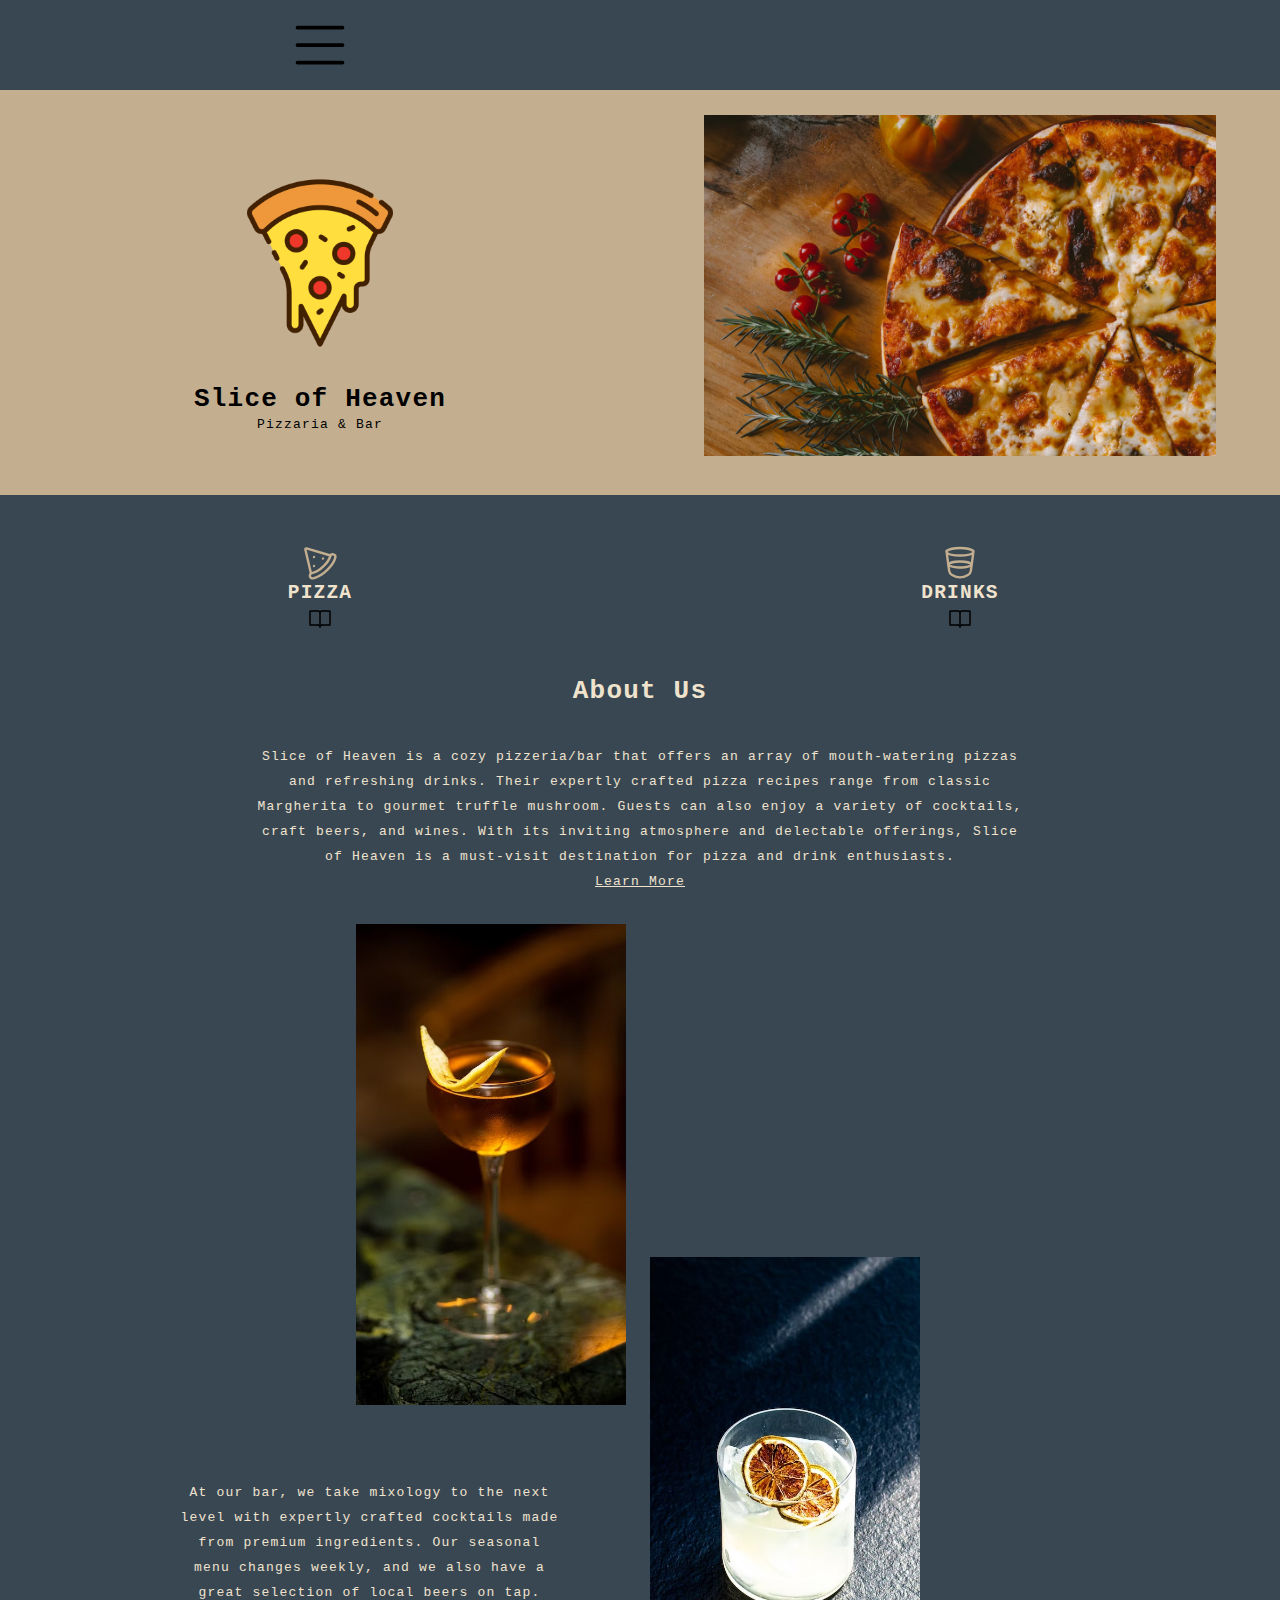
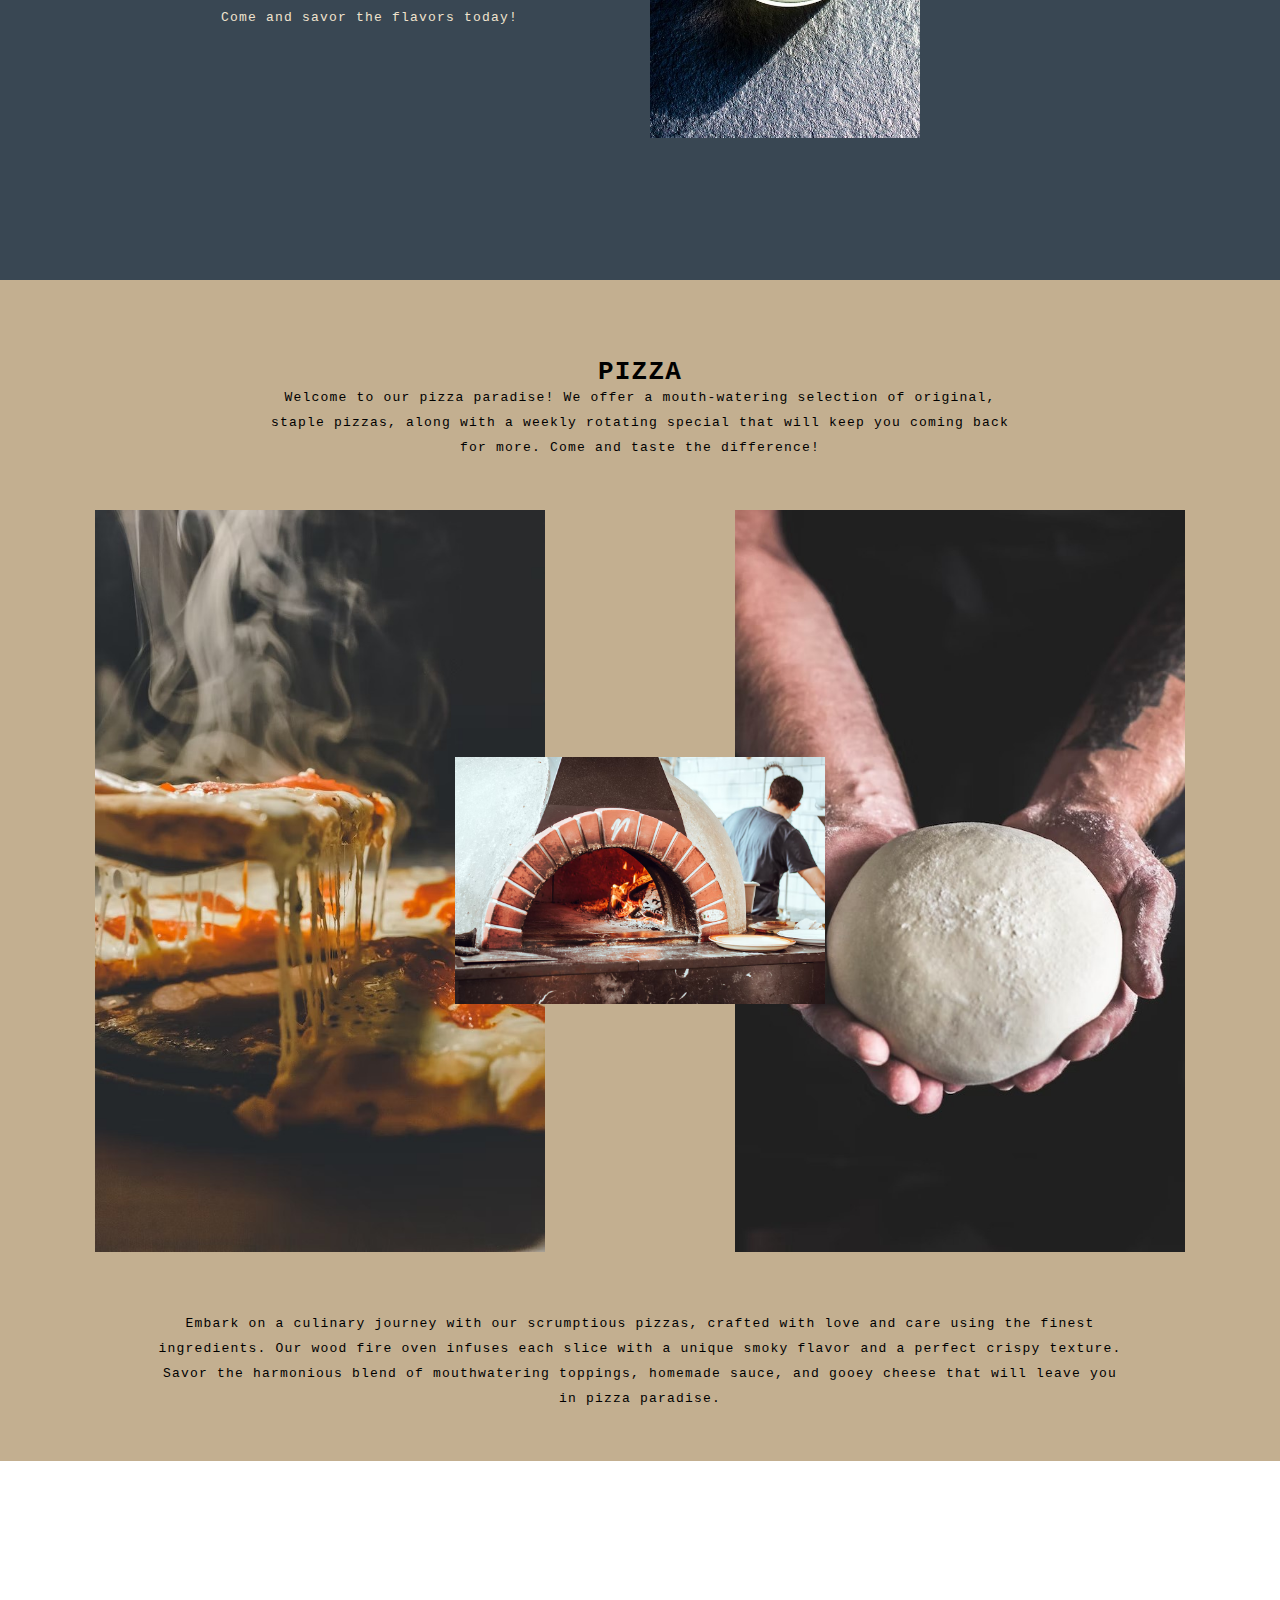
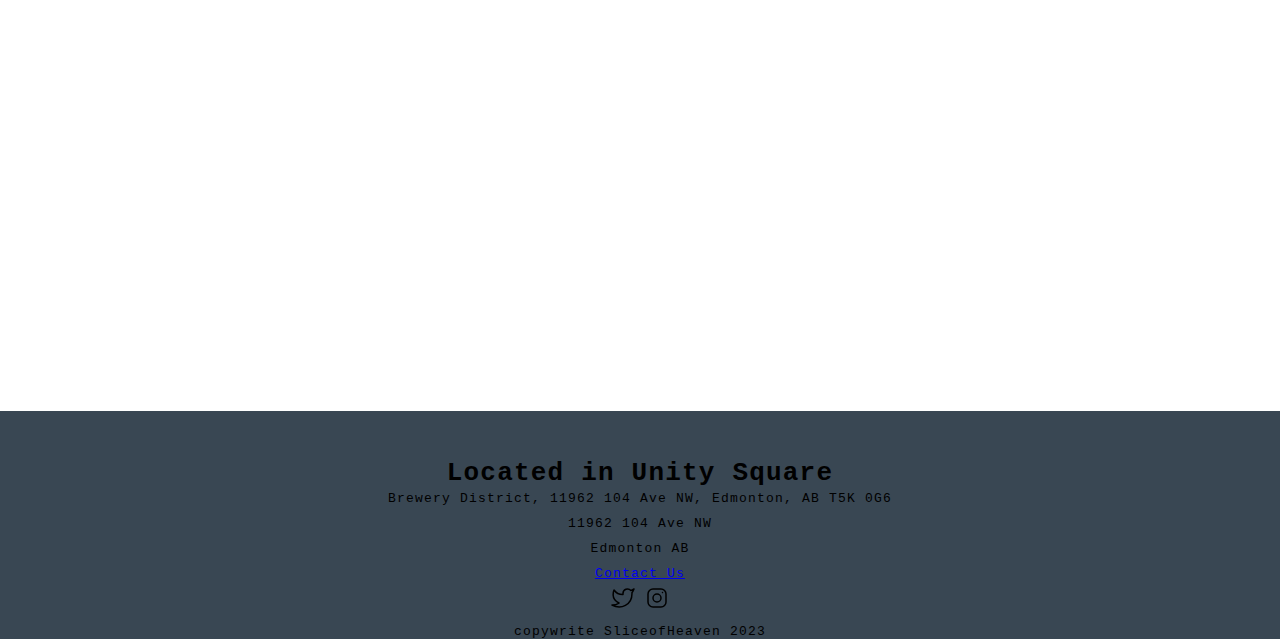
<file: index.html>
<!DOCTYPE html>
<html lang="en">

<head>
  <meta charset="UTF-8" />
  <meta http-equiv="X-UA-Compatible" content="IE=edge" />
  <meta name="viewport" content="width=device-width, initial-scale=1.0" />
  <meta name="keywords"
    content="pizza, bar, restaurant, Slice of Heaven, Italian cuisine, drinks, cocktails, casual dining, takeout, delivery, happy hour, specials" />
  <meta name="Alex Johnson" content="Slice of Heaven" />
  <meta property="og:url" content="https://sliceofheaven.hessdale.site/" />
  <meta property="og:type" content="website" />
  <meta property="og:title" content="Delicous Pizza and Drinks at Slice of Heaven" />
  <meta property="og:image" content="https://sliceofheaven.hessdale.site/images/pizza_logo.png" />
  <meta property="og:site_name" content="Slice of Heaven" />
  <meta propert="og:description"
    content="At Slice of Heaven, we serve up delicious pizza and drinks in a casual atmosphere. Come enjoy our authentic Italian cuisine and handcrafted cocktails. Join us for happy hour specials. Order takeout or delivery online and taste a slice of heaven today!">
  <meta name="twitter:card" content="summary_large_image" />
  <meta name="twitter:site" content="@sliceofheaven1999" />
  <meta name="twitter:description"
    content="At Slice of Heaven, we serve up delicious pizza and drinks in a casual atmosphere. Come enjoy our authentic Italian cuisine and handcrafted cocktails. Join us for happy hour specials. Order takeout or delivery online and taste a slice of heaven today!" />
  <meta name="twitter:image" content="https://sliceofheaven.hessdale.site/images/pizza_logo.png" />
  <title>Slice of Heaven</title>
  <link rel="stylesheet" href="/css/style.css">
  <link rel="shortcut icon" href="/images/pizza_tan.svg" type="image/svg">

</head>

<body>
  <header>
    <input type="radio" name="menu" id="menu_open" class="menu_radio_button">
    <input type="radio" name="menu" id="menu_close" class="menu_radio_button">
    <label id="nav_shrink" for="menu_open">
      <nav>
        <img src="/images/menu.svg" alt="navigation icon">
      </nav>
    </label>
    <section id="mobile_menu">
      <div class="close_move">
        <label id="nav_shrink" for="menu_close">
          <nav>
            <img src="/images/cancel.svg" alt="exit navigation icon">
          </nav>
        </label>
      </div>
      <a class="nav" href="index.html">HOME</a>
      <a class="nav" href="/pages/Menu.html">MENU</a>
      <a class="nav" href="/pages/About.html">ABOUT</a>
      <a class="nav" href="/pages/Contact.html">CONTACT</a>
    </section>
  </header>
  <main>
    <article id="menu">
      <div id="logo">
        <img src="/images/pizza_logo.png" alt="Slice of Heaven pizza logo">
        <h1>Slice of Heaven</h1>
        <p>Pizzaria & Bar</p>
      </div>
      <div id="menu_pizza">
        <img src="/images/pizza_1.jpg" alt="cheese pizza on wooden counter with fresh ingredients beside it">
      </div>
    </article>
    <article id="icons">
      <div id="food_icon">
        <img src="/images/pizza_tan.svg" alt="pizza icon">
        <h2 class="egg_txt">PIZZA</h2>
        <a href="/pages/Menu.html#marg_pizza">
          <img src="/images/open-menu.svg" alt="open menu icon"></a>
      </div>
      <div id="food_icon">
        <img src="/images/glass_half_tan.svg" alt="cocktail icon">
        <h2 class="egg_txt">DRINKS</h2>
        <a href="/pages/Menu.html#cocktail_jump">
          <img src="/images/open-menu.svg" alt="open menu icon"></a>
    </article>
    </div>
    <div id="about_us">
      <h1>About Us</h1>
      <p>Slice of Heaven is a cozy pizzeria/bar that offers an array of mouth-watering pizzas and
        refreshing drinks.
        Their expertly crafted pizza recipes range from classic Margherita to gourmet truffle mushroom. Guests can
        also
        enjoy a variety of cocktails, craft beers, and wines. With its inviting atmosphere and delectable offerings,
        Slice of Heaven is a must-visit destination for pizza and drink enthusiasts.</p>
      <a href="/pages/About.html" target="_blank" id="about_us">Learn More</a>
    </div>
    <article id="about_menu">
      <div id="cocktail_1">
        <img src="/images/cocktail_1.jpg" alt="ginger lemon cocktail with lemon zest on a granite counter">
      </div>
      <div id="cocktail_2">
        <img src="/images/cocktail_3.jpg" alt="juniper orange cocktail with orange slices on a blue stone counter">
      </div>
    </article>
    <div id="cocktail_info">
      <p>At our bar, we take mixology to the next level with expertly crafted cocktails made from
        premium ingredients. Our seasonal menu changes weekly, and we also have a great selection of local beers on tap.
        Come and savor the flavors today!</p>
    </div>
    <article id="pizza_main_title">
      <h1>PIZZA</h1>
      <p>Welcome to our pizza paradise! We offer a mouth-watering selection of original, staple pizzas,
        along with a
        weekly rotating special that will keep you coming back for more. Come and taste the difference!</p>
    </article>
    <article id="pizza_info">
      <div id="pizza_1">
        <img src="/images/pizza_2.jpg" alt="slice of gooey pizza being pulled away from whole pizza">
      </div>
      <div id="pizza_oven">
        <img src="/images/pizza_oven.png" alt="man behind flaming brick pizza oven">
      </div>
      <div id="dough_1">
        <img src="/images/dough_1.jpg" alt="person holding dough covered in flour">
      </div>
    </article>
    <article id="pizza_desc">
      <p>Embark on a culinary journey with our scrumptious pizzas, crafted with love and care using the finest
        ingredients. Our wood fire oven infuses each slice with a unique smoky flavor and a perfect crispy texture.
        Savor
        the harmonious blend of mouthwatering toppings, homemade sauce, and gooey cheese that will leave you in pizza
        paradise.</p>
    </article>
    <div id="map">
      <iframe
        src="https://www.google.com/maps/embed?pb=!1m16!1m12!1m3!1d2370.5956504000487!2d-113.52957938398669!3d53.547133667353364!2m3!1f0!2f0!3f0!3m2!1i1024!2i768!4f13.1!2m1!1sBrewery%20District%2C%2011962%20104%20Ave%20NW%2C%20Edmonton%2C%20AB%20T5K%200G6!5e0!3m2!1sen!2sca!4v1677368018843!5m2!1sen!2sca"
        width="600" height="450" style="border:0;" allowfullscreen="" loading="lazy"
        referrerpolicy="no-referrer-when-downgrade"></iframe>
    </div>
  </main>
  <footer>
    <article id="info">
      <h1>Located in Unity Square</h1>
      <p>Brewery District, 11962 104 Ave NW, Edmonton, AB T5K 0G6</p>
      <p>11962 104 Ave NW</p>
      <p>Edmonton AB </p>
      <a href="/pages/Contact.html">Contact Us</a>
      <div>
        <a id="social_icon" href="https://twitter.com/"><img src="/images/twitter.svg" alt="twitter icon"></a>
        <a id="social_icon" href="https://www.instagram.com/"><img src="/images/instagram.svg" alt="instagram icon"></a>
      </div>
      <p>copywrite SliceofHeaven 2023</p>
    </article>
  </footer>
</body>

</html>
</file>
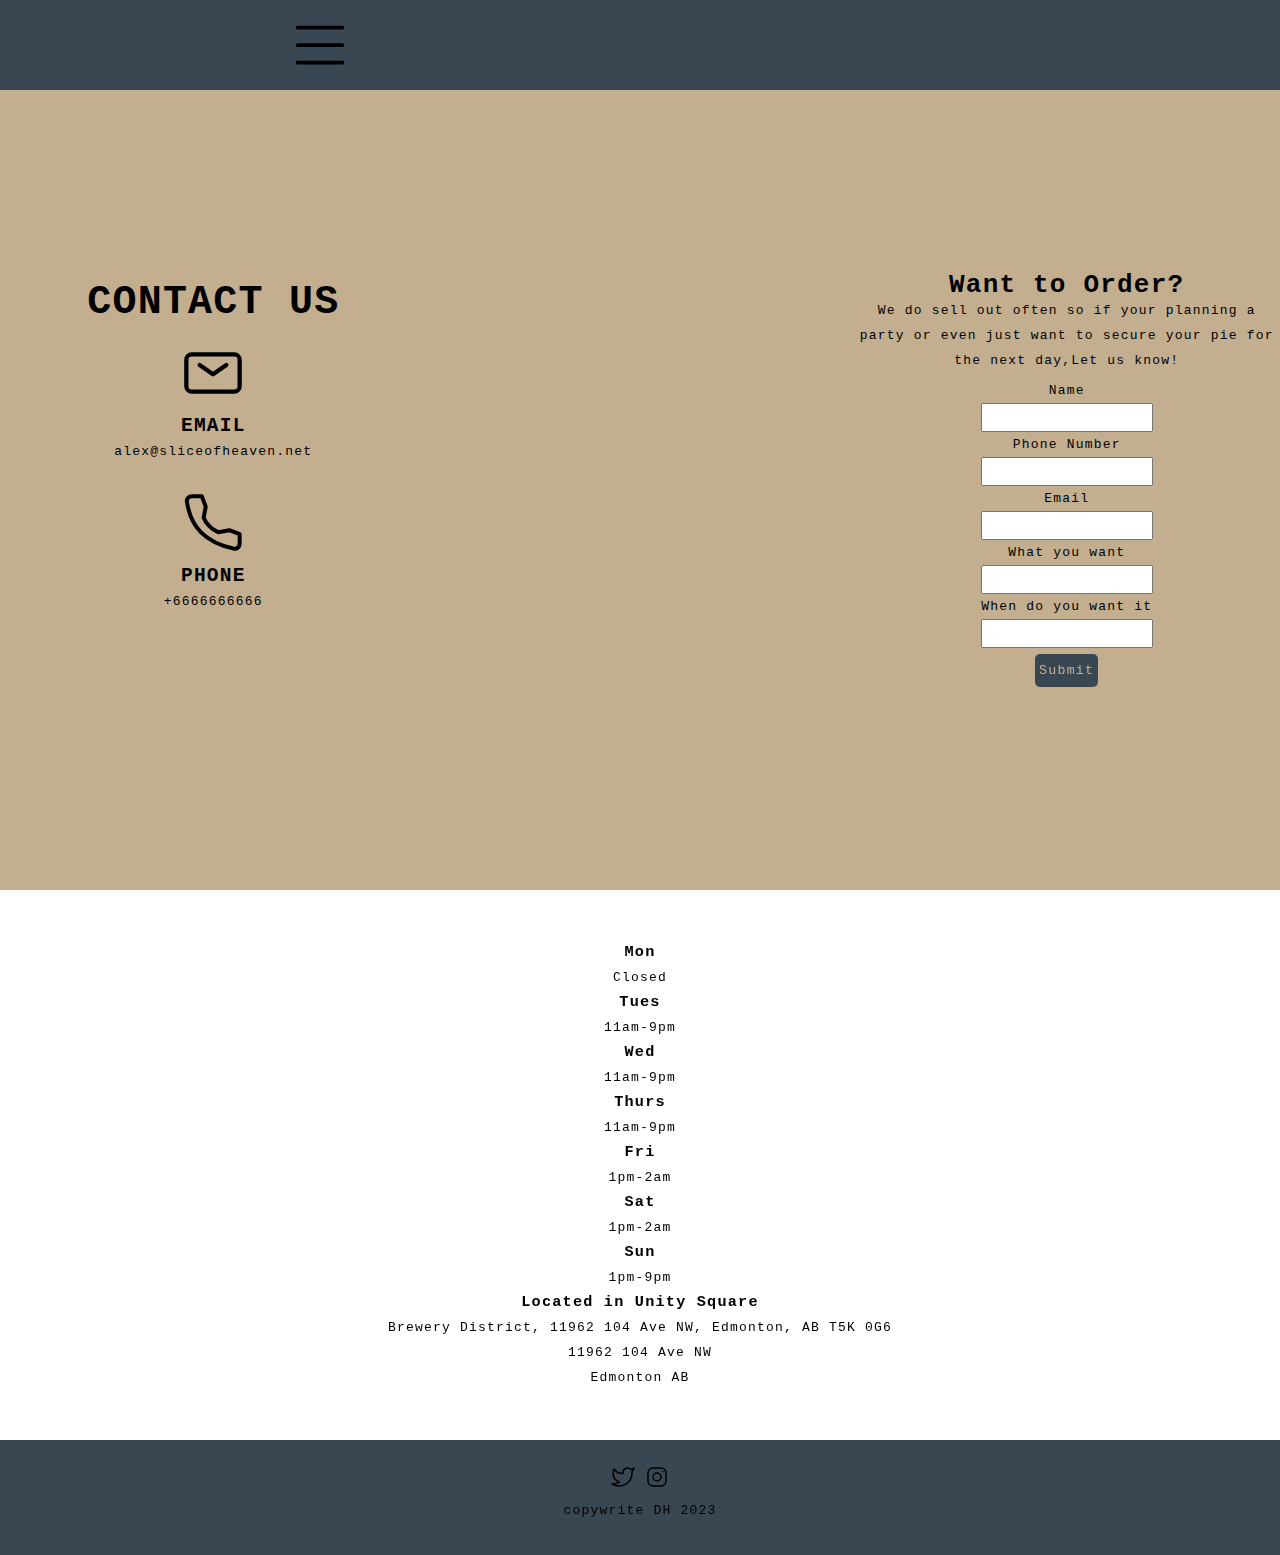
<file: pages/Contact.html>
<!DOCTYPE html>
<html lang="en">

<head>
    <meta charset="UTF-8" />
    <meta http-equiv="X-UA-Compatible" content="IE=edge" />
    <meta name="viewport" content="width=device-width, initial-scale=1.0" />
    <meta name="keywords"
        content="contact, phone, email, address, hours, location, directions, private events, catering, Slice of Heaven" />
    <meta name="Alex Johnson" content="Slice of Heaven" />
    <meta property="og:url" content="https://sliceofheaven.hessdale.site/pages/Contact.html" />
    <meta property="og:type" content="restaurant" />
    <meta property="og:title" content="Delicous Pizza and Drinks at Slice of Heaven" />
    <meta property="og:image" content="https://sliceofheaven.hessdale.site/images/pizza_logo.png" />
    <meta property="og:site_name" content="Slice of Heaven" />
    <meta propert="og:description"
        content="At Slice of Heaven, we serve up delicious pizza and drinks in a casual atmosphere. Come enjoy our authentic Italian cuisine and handcrafted cocktails. Join us for happy hour specials. Order takeout or delivery online and taste a slice of heaven today!">
    <meta name="twitter:card" content="summary_large_image" />
    <meta name="twitter:site" content="@sliceofheaven1999" />
    <meta name="twitter:description"
        content="At Slice of Heaven, we serve up delicious pizza and drinks in a casual atmosphere. Come enjoy our authentic Italian cuisine and handcrafted cocktails. Join us for happy hour specials. Order takeout or delivery online and taste a slice of heaven today!" />
    <meta name="twitter:image" content="https://sliceofheaven.hessdale.site/images/pizza_logo.png" />
    <title>Contact</title>
    <link rel="stylesheet" href="/css/contact_style.css">
    <link rel="shortcut icon" href="/images/pizza_tan.svg" type="image/svg">


</head>

<body>
    <header>
        <input type="radio" name="menu" id="menu_open" class="menu_radio_button">
        <input type="radio" name="menu" id="menu_close" class="menu_radio_button">

        <label id="nav_shrink" for="menu_open">
            <nav>
                <img src="/images/menu.svg" alt="navigation icon">
            </nav>
        </label>
        <section id="mobile_menu">
            <div class="close_move">
                <label id="nav_shrink" for="menu_close">
                    <nav>
                        <img src="/images/cancel.svg" alt="exit navigation icon">
                    </nav>
                </label>
            </div>
            <a class="nav" href="../index.html">HOME</a>
            <a class="nav" href="/pages/Menu.html">MENU</a>
            <a class="nav" href="/pages/About.html">ABOUT</a>
            <a class="nav" href="/pages/Contact.html">CONTACT</a>
        </section>
    </header>
    <main>
        <article id="contact_info">

            <span id="contact">
                <div>
                    <h1>CONTACT US</h1>
                </div>
                <a href="mailto:alex@sliceofheaven.net"><img src="/images/send-mail.svg" alt="mail icon">
                    <h2>EMAIL</h2>alex@sliceofheaven.net
                </a>
                <a href="tel:+6666666666"><img src="/images/phone.svg" alt="phone icon">
                    <h2>PHONE</h2>+6666666666
                </a>
            </span>
            <span id="map">
                <iframe
                    src="https://www.google.com/maps/embed?pb=!1m16!1m12!1m3!1d2370.5956504000487!2d-113.52957938398669!3d53.547133667353364!2m3!1f0!2f0!3f0!3m2!1i1024!2i768!4f13.1!2m1!1sBrewery%20District%2C%2011962%20104%20Ave%20NW%2C%20Edmonton%2C%20AB%20T5K%200G6!5e0!3m2!1sen!2sca!4v1677368018843!5m2!1sen!2sca"
                    width="600" height="450" style="border:0;" allowfullscreen="" loading="lazy"
                    referrerpolicy="no-referrer-when-downgrade">
                </iframe>
            </span>
            <span id="order">
                <div id="what">
                    <h1>Want to Order?</h1>
                    <p>We do sell out often so if your planning a party or even just
                        want to secure your pie for the next day,Let
                        us know!</p>
                </div>
                <div>
                    <p>Name</p>
                    <input type="text">
                    <p>Phone Number</p>
                    <input type="text">
                    <p>Email</p>
                    <input type="text">
                    <p>What you want</p>
                    <input type="text">
                    <p>When do you want it</p>
                    <input type="text">
                </div>
                <button>Submit</button>
            </span>
        </article>
        <article id="hours">
            <h3>Mon</h3>
            <p>Closed</p>
            <h3>Tues</h3>
            <p>11am-9pm</p>
            <h3>Wed</h3>
            <p>11am-9pm</p>
            <h3>Thurs</h3>
            <p>11am-9pm</p>
            <h3>Fri</h3>
            <p>1pm-2am</p>
            <h3>Sat</h3>
            <p>1pm-2am</p>
            <h3>Sun</h3>
            <p>1pm-9pm</p>
            <h3>Located in Unity Square</h3>
            <p>Brewery District, 11962 104 Ave NW, Edmonton, AB T5K 0G6</p>
            <p>11962 104 Ave NW</p>
            <p>Edmonton AB </p>
        </article>
    </main>
    <footer>
        <article class="grid_center" id="info">
            <div>
                <a id="social_icon" href="https://twitter.com/"><img src="/images/twitter.svg" alt="twitter icon"></a>
                <a id="social_icon" href="https://www.instagram.com/"><img src="/images/instagram.svg"
                        alt="instagram icon"></a>
            </div>
            <p>copywrite DH 2023</p>
        </article>
</body>

</html>
</file>
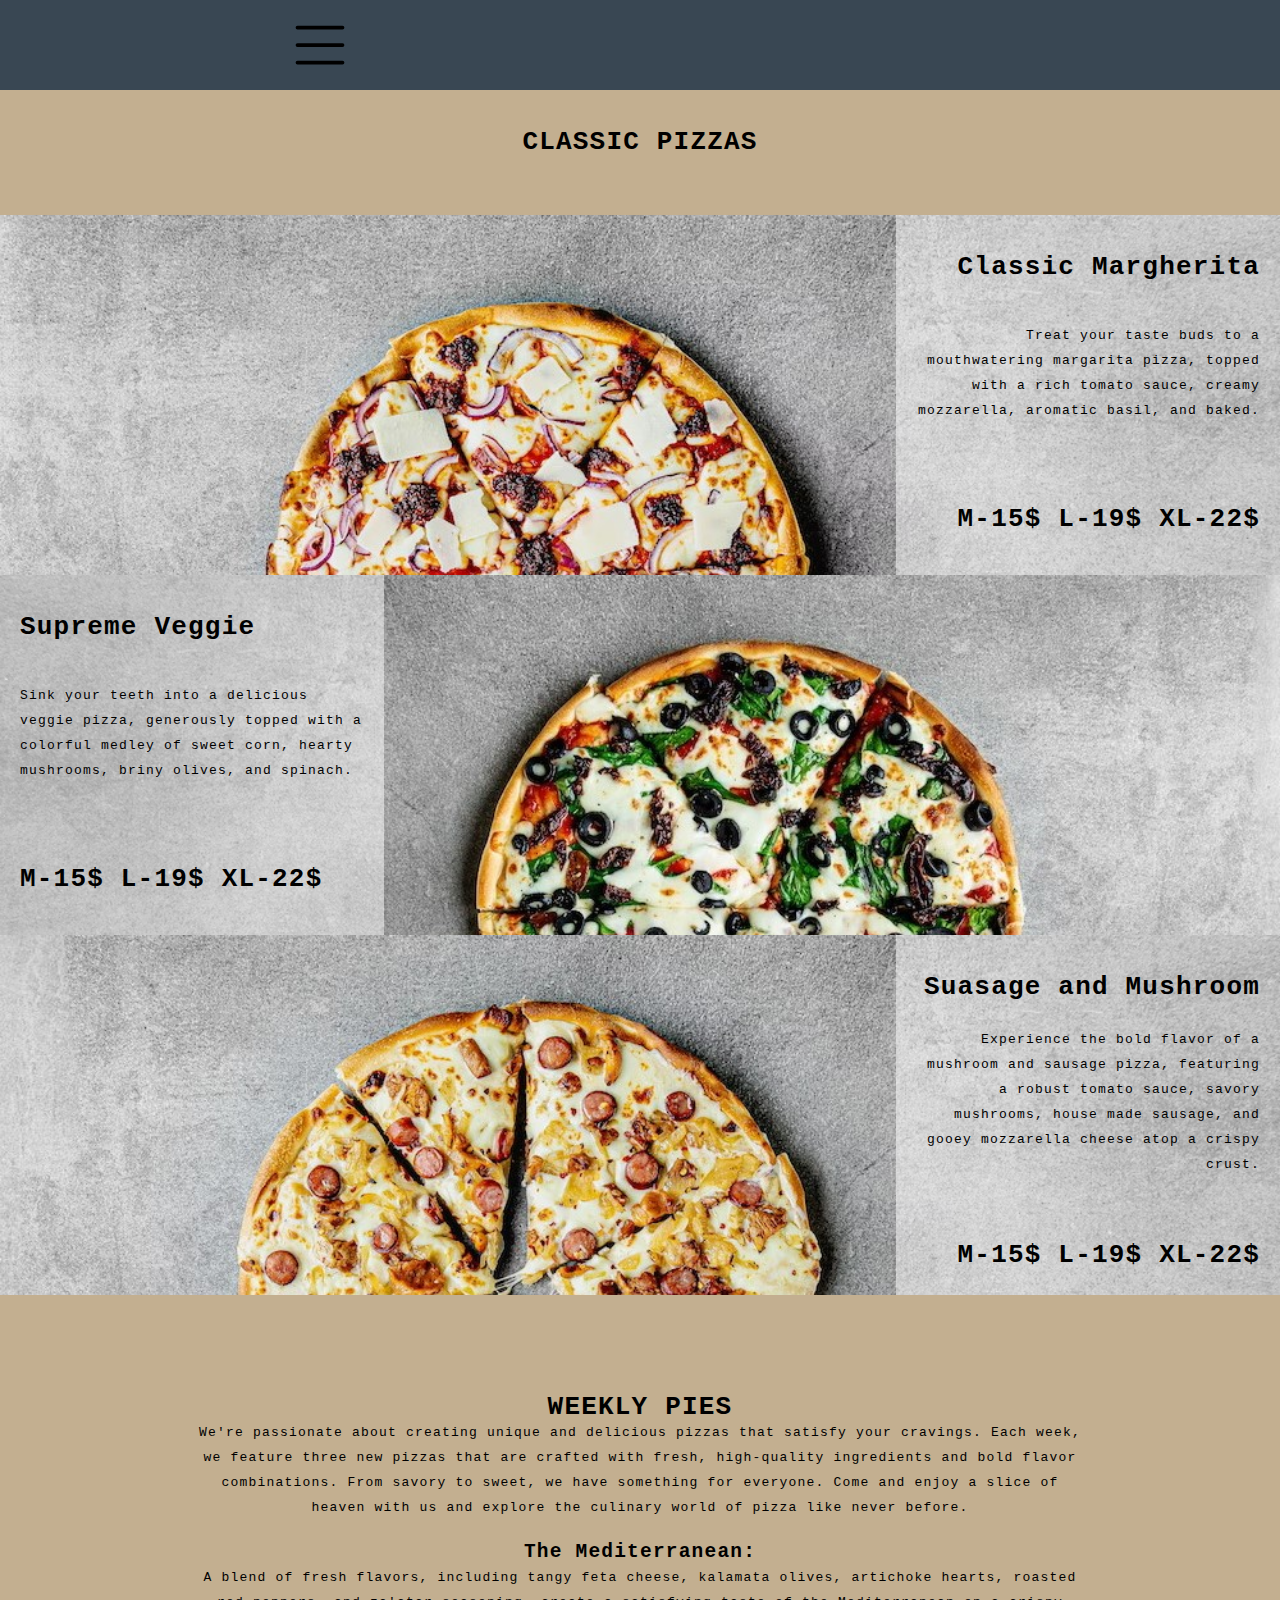
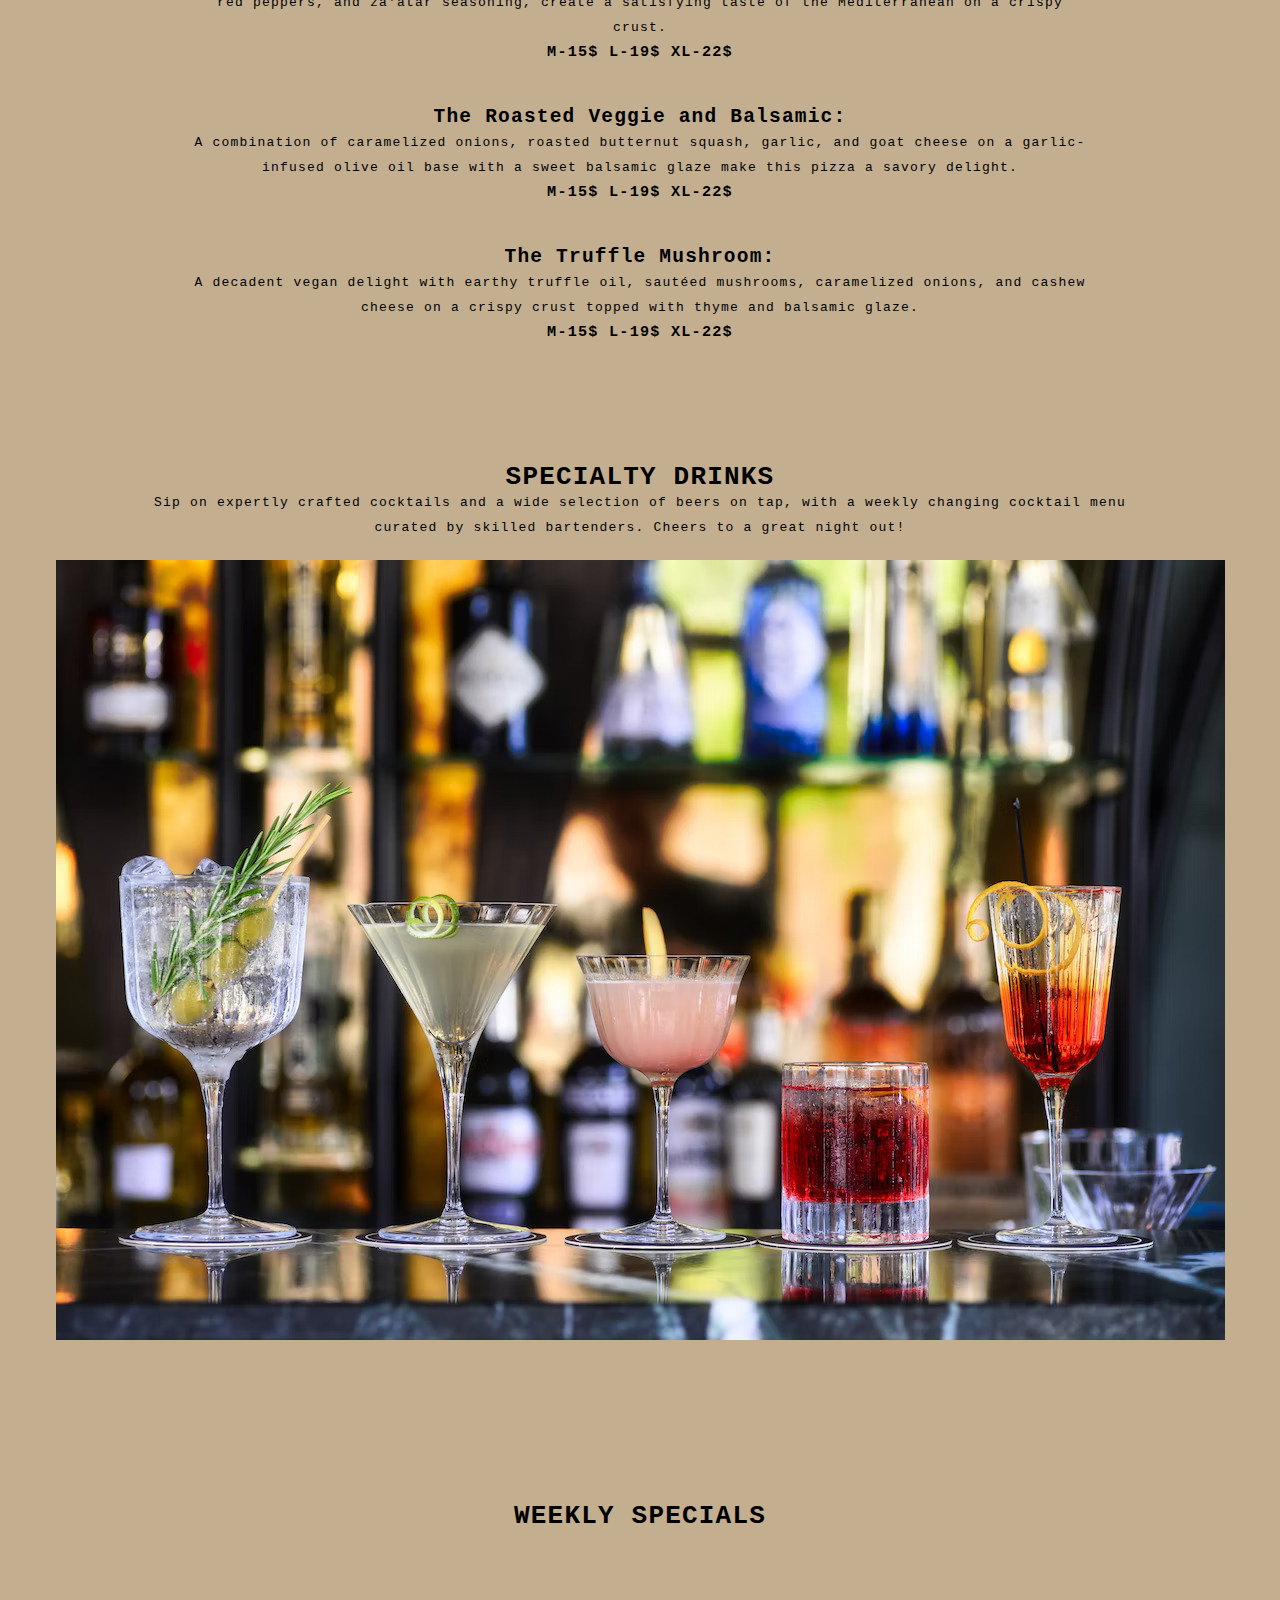
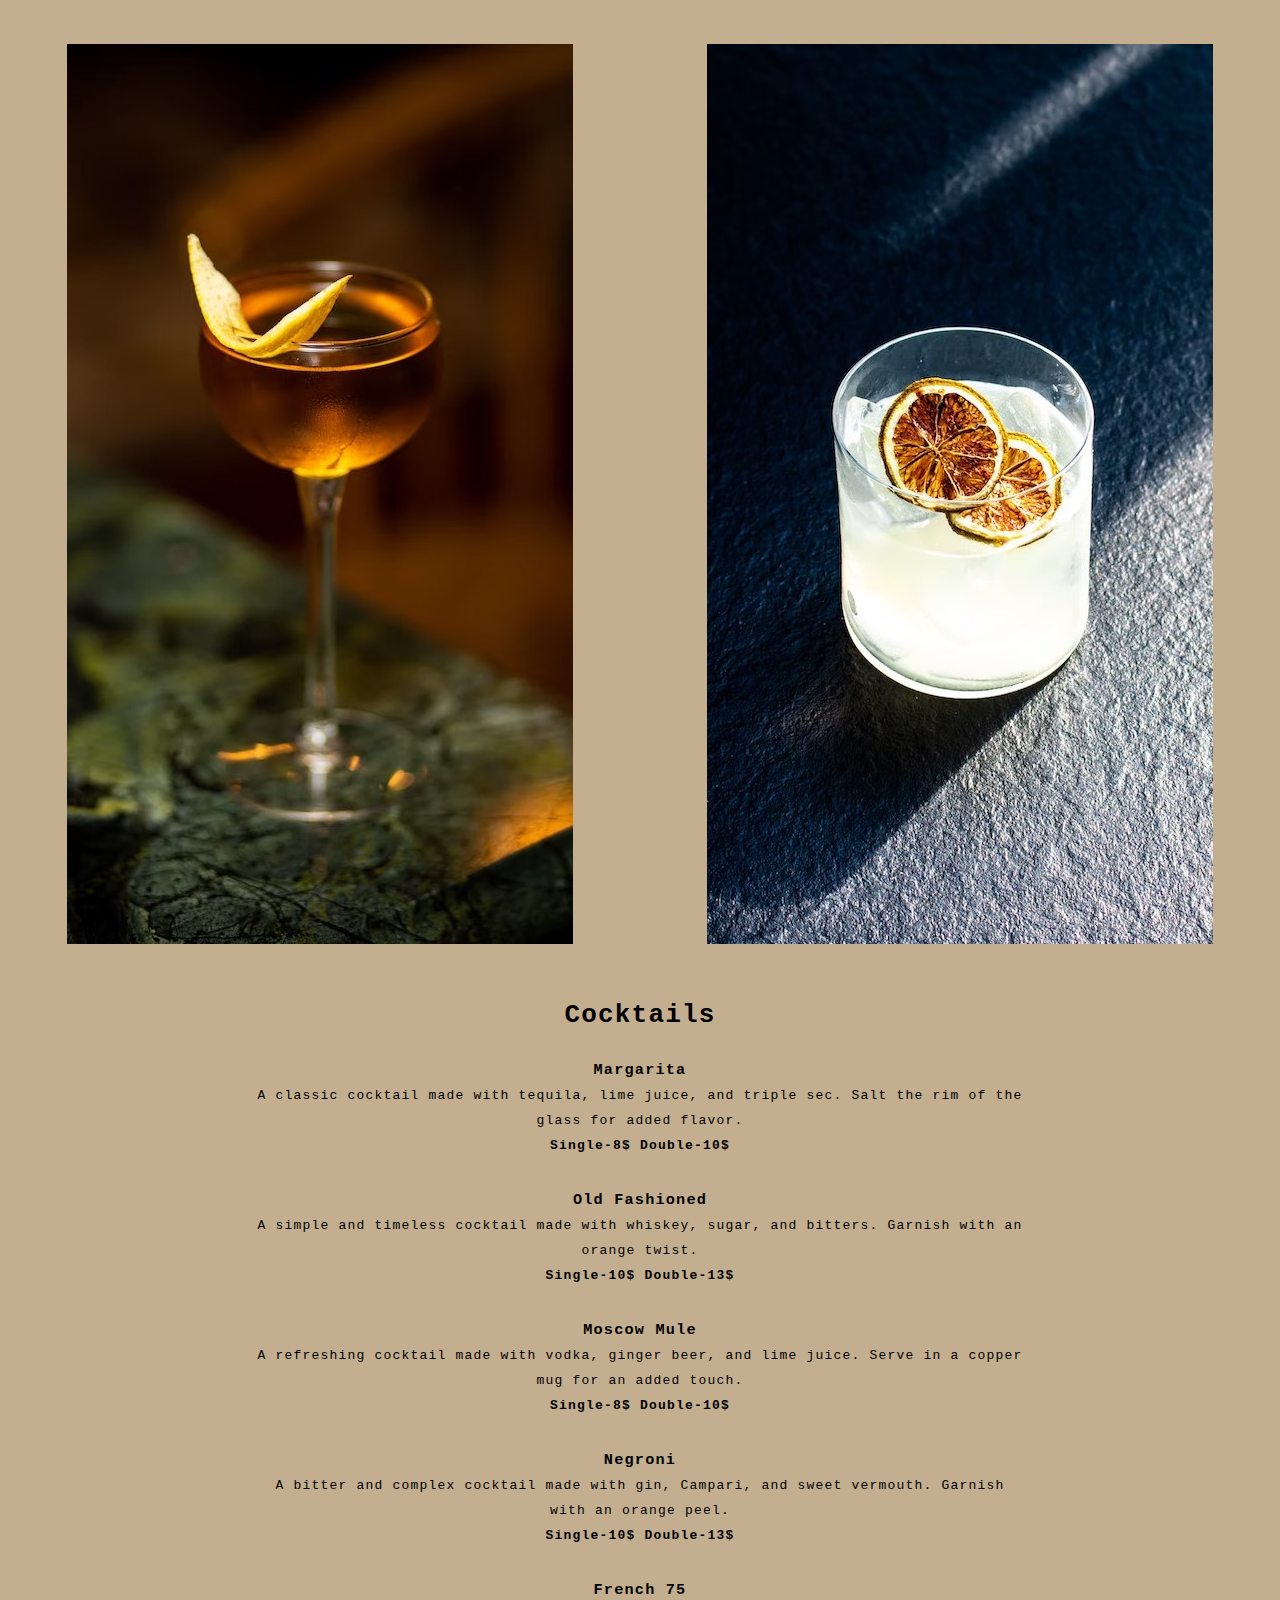
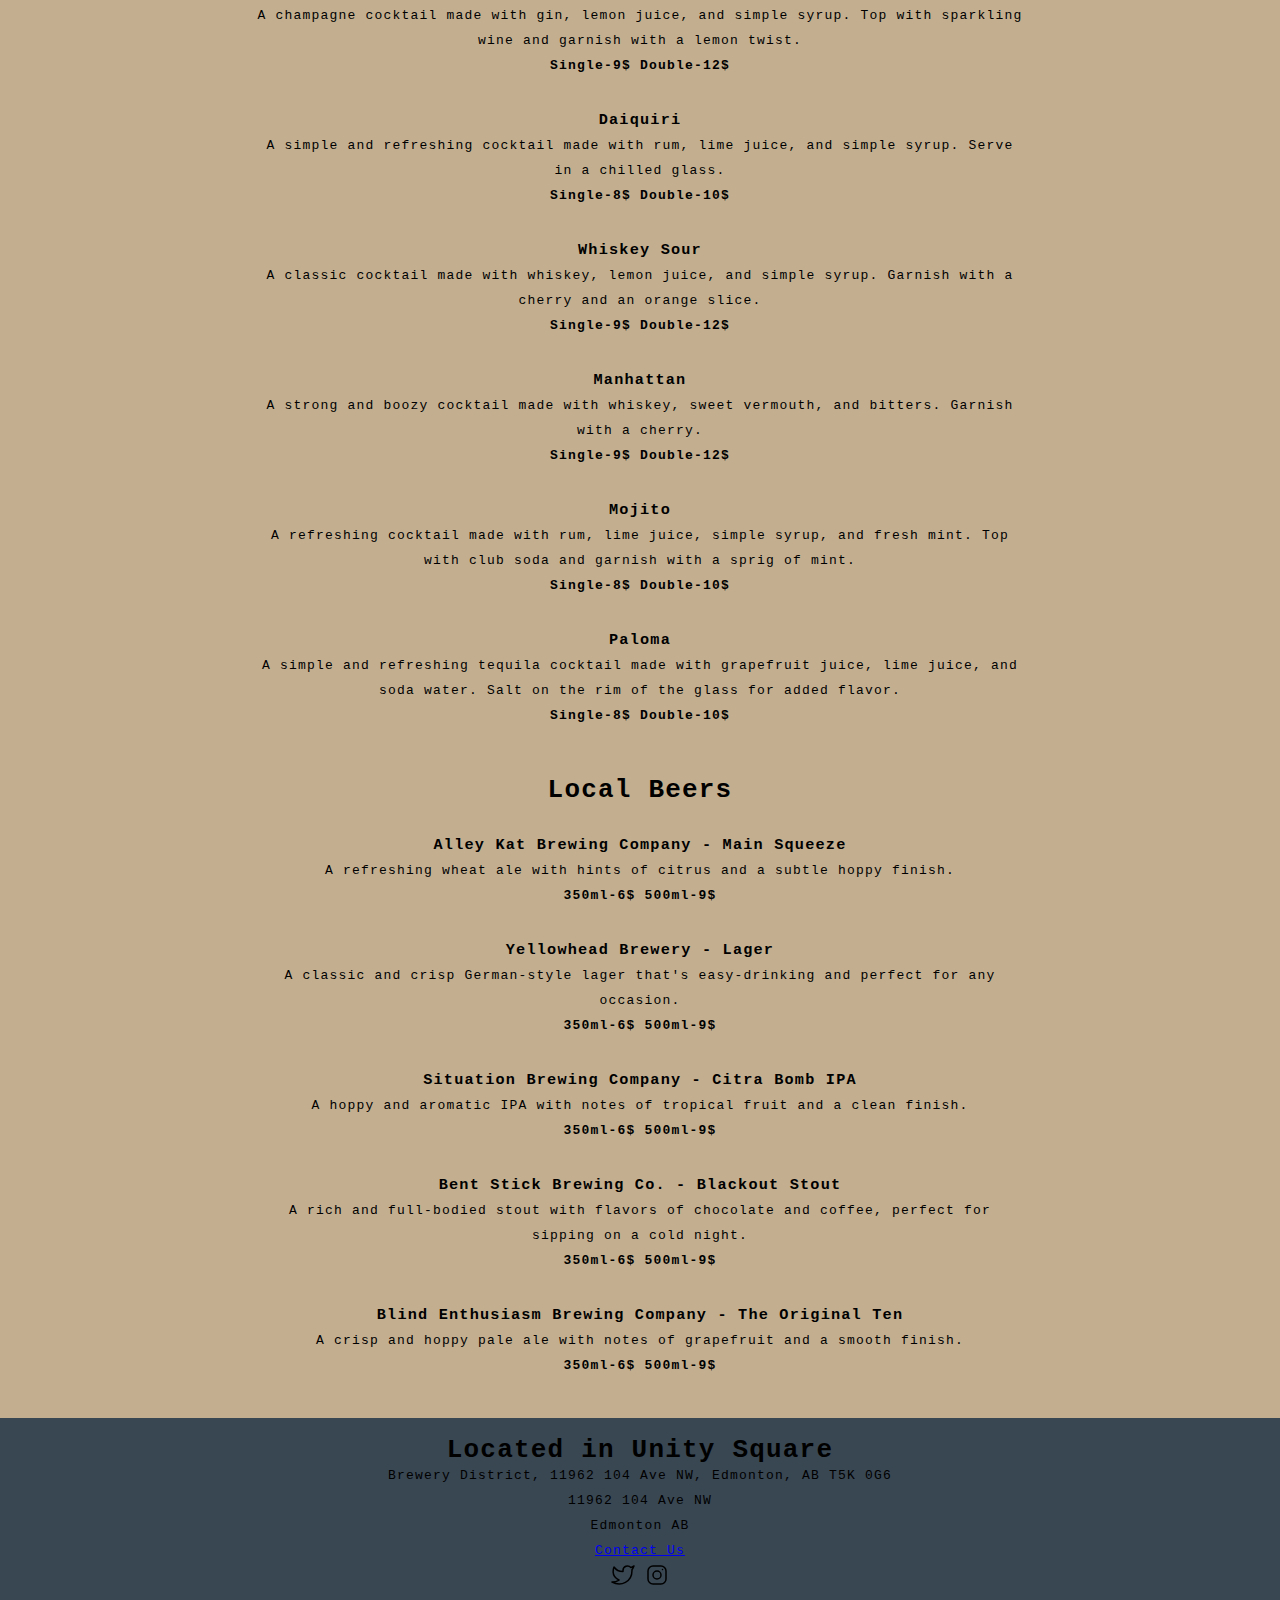
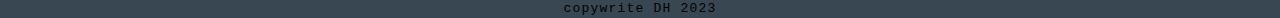
<file: pages/Menu.html>
<!DOCTYPE html>
<html lang="en">

<head>
    <meta charset="UTF-8">
    <meta http-equiv="X-UA-Compatible" content="IE=edge" />
    <meta name="viewport" content="width=device-width, initial-scale=1.0" />
    <meta name="keywords"
        content="menu, pizza, Italian cuisine, entrees, drinks, cocktails, beer, vegetarian, vegan, takeout, delivery, Slice of Heaven" />
    <meta name="Alex Johnson" content="Slice of Heaven" />
    <meta property="og:url" content="https://sliceofheaven.hessdale.site/pages/Menu.html" />
    <meta property="og:type" content="website" />
    <meta property="og:title" content="Delicous Pizza and Drinks at Slice of Heaven" />
    <meta property="og:image" content="https://sliceofheaven.hessdale.site/images/pizza_logo.png" />
    <meta property="og:site_name" content="Slice of Heaven" />
    <meta propert="og:description"
        content="At Slice of Heaven, we serve up delicious pizza and drinks in a casual atmosphere. Come enjoy our authentic Italian cuisine and handcrafted cocktails. Join us for happy hour specials. Order takeout or delivery online and taste a slice of heaven today!" />
    <meta name="twitter:card" content="summary_large_image" />
    <meta name="twitter:site" content="@sliceofheaven1999" />
    <meta name="twitter:description"
        content="At Slice of Heaven, we serve up delicious pizza and drinks in a casual atmosphere. Come enjoy our authentic Italian cuisine and handcrafted cocktails. Join us for happy hour specials. Order takeout or delivery online and taste a slice of heaven today!" />
    <meta name="twitter:image" content="https://sliceofheaven.hessdale.site/images/pizza_logo.png" />
    <title>Menu</title>
    <link rel="stylesheet" href="/css/menu_style.css">
    <link rel="shortcut icon" href="/images/pizza_tan.svg" type="image/svg">


</head>

<body>
    <header>
        <input type="radio" name="menu" id="menu_open" class="menu_radio_button">
        <input type="radio" name="menu" id="menu_close" class="menu_radio_button">

        <label id="nav_shrink" for="menu_open">
            <nav>
                <img src="/images/menu.svg" alt="navigation icon">
            </nav>
        </label>
        <section id="mobile_menu">
            <div class="close_move">
                <label id="nav_shrink" for="menu_close">
                    <nav>
                        <img src="/images/cancel.svg" alt="exit navigation icon">
                    </nav>
                </label>
            </div>
            <a class="nav" href="../index.html">HOME</a>
            <a class="nav" href="/pages/Menu.html">MENU</a>
            <a class="nav" href="/pages/About.html">ABOUT</a>
            <a class="nav" href="/pages/Contact.html">CONTACT</a>
        </section>
    </header>
    <main id="menu_page">
        <h1>CLASSIC PIZZAS</h1>
        <article id="pizza_menu">
            <article>
                <img id="desktop_pizza" src="/images/pizza_7.jpg" alt="Margherita pizza on stone background">
                <div id="marg_pizza">
                    <h1>Classic Margherita</h1>
                    <p>Treat your taste buds to a mouthwatering margarita pizza, topped with a rich tomato sauce, creamy
                        mozzarella, aromatic basil, and baked.</p>
                    <h1>M-15$ L-19$ XL-22$</h1>
                </div>
            </article>
            <article id="supreme_pizza">
                <img id="desktop_pizza" src="/images/pizza_8.jpg" alt="Supreme veggie pizza on stone background">
                <h1>Supreme Veggie</h1>
                <p>Sink your teeth into a delicious veggie pizza, generously topped with a colorful medley of sweet
                    corn,
                    hearty mushrooms, briny olives, and spinach.
                </p>
                <h1>M-15$ L-19$ XL-22$</h1>
            </article>
            <article id="mush_pizza">
                <img id="desktop_pizza" src="/images/pizza_9.jpg" alt="mushroom and suasage pizza on stone background">
                <h1>Suasage and Mushroom</h1>
                <p>Experience the bold flavor of a mushroom and sausage pizza, featuring a robust tomato sauce, savory
                    mushrooms, house made sausage, and gooey mozzarella cheese atop a crispy crust.
                </p>
                <h1>M-15$ L-19$ XL-22$</h1>
            </article>
        </article>
        <article class="grid_center" id="weekly_pie">
            <h1>WEEKLY PIES</h1>
            <p>We're passionate about creating unique and delicious pizzas that
                satisfy your cravings. Each week, we feature three new pizzas that are crafted with fresh, high-quality
                ingredients and bold flavor combinations. From savory to sweet, we have something for everyone. Come and
                enjoy a slice of heaven with us and explore the culinary world of pizza like never before.</p>
            <h2>The Mediterranean:</h2>
            <p>A blend of fresh flavors, including tangy feta cheese, kalamata olives, artichoke
                hearts, roasted red peppers, and za'atar seasoning, create a satisfying taste of the Mediterranean on a
                crispy crust.</p>
            <h3>M-15$ L-19$ XL-22$</h3>
            <h2>The Roasted Veggie and Balsamic:</h2>
            <p>A combination of caramelized onions, roasted butternut squash, garlic,
                and goat cheese on a garlic-infused olive oil base with a sweet balsamic glaze make this pizza a savory
                delight.</p>
            <h3>M-15$ L-19$ XL-22$</h3>
            <h2>The Truffle Mushroom:</h2>
            <p>A decadent vegan delight with earthy truffle oil, sautéed mushrooms, caramelized
                onions, and cashew cheese on a crispy crust topped with thyme and balsamic glaze.</p>
            <h3>M-15$ L-19$ XL-22$</h3>
        </article>
        <article id="cocktail_jump">
            <h1>SPECIALTY DRINKS</h1>
            <p>
                Sip on expertly crafted cocktails and a wide selection of beers on tap, with a weekly changing
                cocktail
                menu
                curated by skilled bartenders. Cheers to a great night out!</p>
        </article>

        <div id="multiple_cocktails">
            <img src="/images/multiple_cocktails.jpg" alt="multiple different cocktails on bar counter">
        </div>
        <h1 id="specials_title">WEEKLY SPECIALS</h1>
        <article id="cocktail_menu">
            <article class="grid_center cocktail_hover">
                <div>
                    <img src="/images/cocktail_1.jpg"
                        alt="ginger lemon cocktail with lemon zest ona green granite counter">
                </div>
                <div class="cocktail_regular cocktail_desktop" class="grid_center">
                    <h1>Ginger Lemon</h1>
                    <p>Savor the zesty kick of a refreshing craft cocktail, featuring tangy lemon
                        and spicy ginger,expertly blended to create a delightful balance of flavors. Perfect for any
                        occasion!</p>
                    <h3>14$</h3>
                </div>
            </article>
            <article class="grid_center cocktail_hover">
                <img src="/images/cocktail_3.jpg"
                    alt="Juniper orange cocktail with orange slices on a blue stone counter">
                <div class="cocktail_regular cocktail_desktop">
                    <h1>Juniper Orange</h1>
                    <p>Experience the complex taste of a craft cocktail, infused with the fragrant aroma of juniper
                        berries and the sweet tanginess of fresh oranges. A perfect balance of bold and citrusy flavors.
                    </p>
                    <h3>13$</h3>
                </div>
            </article>
        </article>
        <article id="cocktail_list" class="grid_center">
            <h1>Cocktails</h1>
            <h3>Margarita</h3>
            <p> A classic cocktail made with tequila, lime juice, and triple sec. Salt the rim of the glass
                for added flavor.</p>
            <h4>Single-8$ Double-10$</h4>
            <h3>Old Fashioned</h3>
            <p> A simple and timeless cocktail made with whiskey, sugar, and bitters. Garnish with an
                orange twist.</p>
            <h4>Single-10$ Double-13$</h4>
            <h3>Moscow Mule</h3>
            <p> A refreshing cocktail made with vodka, ginger beer, and lime juice. Serve in a copper mug
                for an added touch.</p>
            <h4>Single-8$ Double-10$</h4>
            <h3>Negroni</h3>
            <p> A bitter and complex cocktail made with gin, Campari, and sweet vermouth. Garnish with an
                orange peel.</p>
            <h4>Single-10$ Double-13$</h4>
            <h3>French 75</h3>
            <p> A champagne cocktail made with gin, lemon juice, and simple syrup. Top with sparkling wine
                and garnish with a lemon twist.</p>
            <h4>Single-9$ Double-12$</h4>
            <h3>Daiquiri</h3>
            <p> A simple and refreshing cocktail made with rum, lime juice, and simple syrup. Serve in a
                chilled glass.</p>
            <h4>Single-8$ Double-10$</h4>
            <h3>Whiskey Sour</h3>
            <p> A classic cocktail made with whiskey, lemon juice, and simple syrup. Garnish with a cherry
                and an orange slice.</p>
            <h4>Single-9$ Double-12$</h4>
            <h3>Manhattan</h3>
            <p> A strong and boozy cocktail made with whiskey, sweet vermouth, and bitters. Garnish with a
                cherry.</p>
            <h4>Single-9$ Double-12$</h4>
            <h3>Mojito</h3>
            <p> A refreshing cocktail made with rum, lime juice, simple syrup, and fresh mint. Top with club
                soda and garnish with a sprig of mint.</p>
            <h4>Single-8$ Double-10$</h4>
            <h3>Paloma</h3>
            <p> A simple and refreshing tequila cocktail made with grapefruit juice, lime juice, and soda water.
                Salt on the rim of the glass for added flavor.</p>
            <h4>Single-8$ Double-10$</h4>

            <h1>Local Beers</h1>
            <h3>Alley Kat Brewing Company - Main Squeeze</h3>
            <p> A refreshing wheat ale with hints of citrus and a subtle hoppy
                finish.</p>
            <h4>350ml-6$ 500ml-9$</h4>
            <h3>Yellowhead Brewery - Lager</h3>
            <p> A classic and crisp German-style lager that's easy-drinking and perfect for
                any occasion.</p>
            <h4>350ml-6$ 500ml-9$</h4>
            <h3>Situation Brewing Company - Citra Bomb IPA</h3>
            <p> A hoppy and aromatic IPA with notes of tropical fruit and a
                clean finish.</p>
            <h4>350ml-6$ 500ml-9$</h4>
            <h3>Bent Stick Brewing Co. - Blackout Stout</h3>
            <p> A rich and full-bodied stout with flavors of chocolate and
                coffee, perfect for sipping on a cold night.</p>
            <h4>350ml-6$ 500ml-9$</h4>
            <h3>Blind Enthusiasm Brewing Company - The Original Ten</h3>
            <p> A crisp and hoppy pale ale with notes of grapefruit
                and a smooth finish.</p>
            <h4>350ml-6$ 500ml-9$</h4>
        </article>

    </main>
    <footer>
        <article id="info">
            <h1>Located in Unity Square</h1>
            <p>Brewery District, 11962 104 Ave NW, Edmonton, AB T5K 0G6</p>
            <p>11962 104 Ave NW</p>
            <p>Edmonton AB </p>
            <a href="/pages/Contact.html">Contact Us</a>
            <div>
                <a id="social_icon" href="https://twitter.com/"><img src="/images/twitter.svg" alt="twitter icon"></a>
                <a id="social_icon" href="https://www.instagram.com/"><img src="/images/instagram.svg"
                        alt="instagram icon"></a>
            </div>
            <p>copywrite DH 2023</p>
        </article>
    </footer>
</body>

</html>
</file>
<file: css/style.css>
.blue_txt {
  color: #394753;
}

.white_txt {
  color: #ffffff;
}

.tan_txt {
  color: #C3AF90;
}

.egg_txt {
  color: #f0e3ce;
}

.background_color_blue {
  background-color: #394753;
}

.background_color_white {
  background-color: #ffffff;
}

.background_color_tan {
  background-color: #C3AF90;
}

.background_color_off_white {
  background-color: #f0e3ce;
}

#tan_back {
  background-color: #C3AF90;
}

* {
  font-family: monospace;
  margin: 0;
  padding: 0;
  letter-spacing: 1.2px;
  line-height: 25px;
}

img {
  max-width: 100%;
  object-fit: cover;
}

.grid_center {
  display: grid;
  justify-items: center;
}

header {
  display: grid;
  grid-template-columns: 1fr 1fr;
  align-items: center;
  justify-items: center;
  background-color: #394753;
  min-height: 10vh;
}
header .menu_radio_button {
  display: none;
}
header #mobile_menu {
  position: absolute;
  top: 0px;
  left: 0px;
  z-index: -1;
  display: grid;
  place-items: center;
  grid-template-rows: repeat(auto-fit, minmax(150px, 1fr));
  width: 100%;
  height: 100%;
  background-color: #394753;
  color: #F6F4F2;
  visibility: hidden;
  transition: all ease-in-out 0.2s;
  transform: scale(0);
}
header label {
  display: grid;
}
header #mobile_menu > label {
  justify-self: center;
  align-items: center;
}
header #menu_open:checked ~ #mobile_menu {
  visibility: visible;
  transform: scale(1);
  z-index: 10;
}
header .menu_icon > img {
  width: 60px;
}

nav img {
  width: 60px;
}

.nav {
  font-size: 30px;
  color: #f0e3ce;
  text-decoration: none;
}

#nav_shrink {
  width: 60px;
  height: 60px;
}

.close_move {
  display: grid;
  grid-template-columns: 1fr 1fr;
  width: 100%;
  justify-items: center;
  align-items: center;
}

.blue_txt {
  color: #394753;
}

.white_txt {
  color: #ffffff;
}

.tan_txt {
  color: #C3AF90;
}

.egg_txt {
  color: #f0e3ce;
}

.background_color_blue {
  background-color: #394753;
}

.background_color_white {
  background-color: #ffffff;
}

.background_color_tan {
  background-color: #C3AF90;
}

.background_color_off_white {
  background-color: #f0e3ce;
}

#tan_back {
  background-color: #C3AF90;
}

* {
  font-family: monospace;
  margin: 0;
  padding: 0;
  letter-spacing: 1.2px;
  line-height: 25px;
}

img {
  max-width: 100%;
  object-fit: cover;
}

.grid_center {
  display: grid;
  justify-items: center;
}

footer {
  text-align: center;
  background-color: #394753;
  min-height: 10vh;
  padding-top: 20px;
}

.blue_txt {
  color: #394753;
}

.white_txt {
  color: #ffffff;
}

.tan_txt {
  color: #C3AF90;
}

.egg_txt {
  color: #f0e3ce;
}

.background_color_blue {
  background-color: #394753;
}

.background_color_white {
  background-color: #ffffff;
}

.background_color_tan {
  background-color: #C3AF90;
}

.background_color_off_white {
  background-color: #f0e3ce;
}

#tan_back {
  background-color: #C3AF90;
}

* {
  font-family: monospace;
  margin: 0;
  padding: 0;
  letter-spacing: 1.2px;
  line-height: 25px;
}

img {
  max-width: 100%;
  object-fit: cover;
}

.grid_center {
  display: grid;
  justify-items: center;
}

#menu {
  display: grid;
  grid-template-columns: repeat(auto-fit, minmax(250px, 1fr));
  align-items: center;
  justify-items: center;
  background-color: #C3AF90;
}
#menu #menu_pizza {
  padding-bottom: 30px;
}
#menu #logo {
  grid-column: span 2;
}
#menu #logo > img {
  width: 60%;
  margin-top: 25px;
  max-width: 300px;
}
#menu #menu_pizza {
  margin-top: 25px;
}
#menu #menu_pizza > img {
  max-width: 80%;
}
#menu div {
  text-align: center;
}
#menu div h1 {
  margin-top: 25px;
}

#icons {
  display: grid;
  grid-template-columns: repeat(auto-fit, minmax(150px, 1fr));
  background-color: #394753;
}

#food_icon {
  display: grid;
  background-color: #394753;
  align-items: center;
  justify-items: center;
  padding-top: 50px;
}

#about_us {
  display: grid;
  grid-template-columns: 1fr;
  color: #f0e3ce;
  background-color: #394753;
  text-align: center;
  justify-items: center;
  align-items: center;
}
#about_us h1,
#about_us p {
  width: 80%;
  padding-top: 40px;
}

#about_menu {
  display: grid;
  grid-template-columns: repeat(auto-fit, minmax(200px, 1fr));
  align-items: center;
  justify-items: center;
  background-color: #394753;
  text-align: center;
}
#about_menu #cocktail_1 > img,
#about_menu #cocktail_2 > img {
  text-align: center;
  max-width: 270px;
}
#about_menu div {
  margin-top: 30px;
}

#cocktail_info {
  text-align: center;
  color: #f0e3ce;
  padding-bottom: 50px;
  background-color: #394753;
}

#info {
  display: grid;
  text-align: center;
  padding-top: 30px;
  grid-template-columns: 1fr;
}
#info #social_icon {
  height: 24px;
  width: 24px;
}

#pizza_main_title {
  background-color: #C3AF90;
  text-align: center;
  padding-bottom: 50px;
  padding-top: 50px;
}

#pizza_info {
  display: grid;
  grid-template-columns: repeat(auto-fit, minmax(350px, 1fr));
  text-align: center;
  background-color: #C3AF90;
  justify-items: center;
  align-items: center;
  padding-bottom: 50px;
}
#pizza_info p {
  color: #394753;
}

#pizza_desc {
  display: grid;
  justify-items: center;
  background-color: #C3AF90;
  text-align: center;
  padding-bottom: 50px;
  padding-left: 30px;
  padding-right: 30px;
}
#pizza_desc p {
  max-width: 80%;
}

#map {
  display: grid;
}
#map iframe {
  justify-self: center;
  align-self: center;
  width: 100%;
  margin-top: 50px;
  margin-bottom: 50px;
  max-width: 700px;
}

@media only screen and (min-width: 600px) {
  #menu {
    grid-template-columns: repeat(auto-fit, minmax(250px, 1fr));
  }
  #menu #menu_pizza {
    grid-column: span 2;
  }
  #about_menu {
    margin-bottom: 0px;
    padding-bottom: 666px;
  }
  #cocktail_1 {
    transform: translateX(100px);
  }
  #cocktail_2 {
    transform: translateY(150px);
  }
  #cocktail_info {
    display: grid;
    justify-items: start;
    margin-left: 17%;
    max-width: 30%;
    transform: translatey(-600px);
    padding-bottom: 0;
  }
  #pizza_main_title {
    margin-top: -350px;
    padding-top: 80px;
  }
}
@media only screen and (min-width: 700px) {
  #pizza_info {
    justify-items: center;
    align-items: center;
  }
  #pizza_info img {
    max-width: 370px;
  }
  #pizza_info #pizza_oven {
    position: absolute;
  }
}
@media only screen and (min-width: 1000px) {
  #pizza_1 {
    justify-self: start;
  }
  #pizza_1 img {
    max-width: 350px;
  }
  #cocktail_1 {
    transform: translateX(171px);
  }
  #cocktail_2 {
    transform: translate(-175px, 333px);
  }
  #cocktail_info {
    transform: translate(-40px, -600px);
  }
  #dough_1 {
    justify-self: end;
  }
  #dough_1 img {
    max-width: 350px;
  }
}
@media only screen and (min-width: 1100px) {
  #pizza_1 {
    justify-self: center;
  }
  #pizza_1 img {
    max-width: 450px;
  }
  #dough_1 {
    justify-self: center;
  }
  #dough_1 img {
    max-width: 450px;
  }
  #about_us h1,
  #about_us p,
  #about_us a {
    width: 60%;
  }
  #pizza_main_title {
    display: grid;
    justify-items: center;
  }
  #pizza_main_title h1,
  #pizza_main_title p {
    width: 60%;
  }
}
@media only screen and (min-width: 1400px) {
  #cocktail_1 {
    transform: translateX(300px);
  }
  #cocktail_info {
    transform: translate(75px, -600px);
  }
}

/*# sourceMappingURL=style.css.map */
</file>
<file: css/contact_style.css>
.blue_txt {
  color: #394753;
}

.white_txt {
  color: #ffffff;
}

.tan_txt {
  color: #C3AF90;
}

.egg_txt {
  color: #f0e3ce;
}

.background_color_blue {
  background-color: #394753;
}

.background_color_white {
  background-color: #ffffff;
}

.background_color_tan {
  background-color: #C3AF90;
}

.background_color_off_white {
  background-color: #f0e3ce;
}

#tan_back {
  background-color: #C3AF90;
}

* {
  font-family: monospace;
  margin: 0;
  padding: 0;
  letter-spacing: 1.2px;
  line-height: 25px;
}

img {
  max-width: 100%;
  object-fit: cover;
}

.grid_center {
  display: grid;
  justify-items: center;
}

header {
  display: grid;
  grid-template-columns: 1fr 1fr;
  align-items: center;
  justify-items: center;
  background-color: #394753;
  min-height: 10vh;
}
header .menu_radio_button {
  display: none;
}
header #mobile_menu {
  position: absolute;
  top: 0px;
  left: 0px;
  z-index: -1;
  display: grid;
  place-items: center;
  grid-template-rows: repeat(auto-fit, minmax(150px, 1fr));
  width: 100%;
  height: 100%;
  background-color: #394753;
  color: #F6F4F2;
  visibility: hidden;
  transition: all ease-in-out 0.2s;
  transform: scale(0);
}
header label {
  display: grid;
}
header #mobile_menu > label {
  justify-self: center;
  align-items: center;
}
header #menu_open:checked ~ #mobile_menu {
  visibility: visible;
  transform: scale(1);
  z-index: 10;
}
header .menu_icon > img {
  width: 60px;
}

nav img {
  width: 60px;
}

.nav {
  font-size: 30px;
  color: #f0e3ce;
  text-decoration: none;
}

#nav_shrink {
  width: 60px;
  height: 60px;
}

.close_move {
  display: grid;
  grid-template-columns: 1fr 1fr;
  width: 100%;
  justify-items: center;
  align-items: center;
}

.blue_txt {
  color: #394753;
}

.white_txt {
  color: #ffffff;
}

.tan_txt {
  color: #C3AF90;
}

.egg_txt {
  color: #f0e3ce;
}

.background_color_blue {
  background-color: #394753;
}

.background_color_white {
  background-color: #ffffff;
}

.background_color_tan {
  background-color: #C3AF90;
}

.background_color_off_white {
  background-color: #f0e3ce;
}

#tan_back {
  background-color: #C3AF90;
}

* {
  font-family: monospace;
  margin: 0;
  padding: 0;
  letter-spacing: 1.2px;
  line-height: 25px;
}

img {
  max-width: 100%;
  object-fit: cover;
}

.grid_center {
  display: grid;
  justify-items: center;
}

footer {
  text-align: center;
  background-color: #394753;
  min-height: 10vh;
  padding-top: 20px;
}

.blue_txt {
  color: #394753;
}

.white_txt {
  color: #ffffff;
}

.tan_txt {
  color: #C3AF90;
}

.egg_txt {
  color: #f0e3ce;
}

.background_color_blue {
  background-color: #394753;
}

.background_color_white {
  background-color: #ffffff;
}

.background_color_tan {
  background-color: #C3AF90;
}

.background_color_off_white {
  background-color: #f0e3ce;
}

#tan_back {
  background-color: #C3AF90;
}

* {
  font-family: monospace;
  margin: 0;
  padding: 0;
  letter-spacing: 1.2px;
  line-height: 25px;
}

img {
  max-width: 100%;
  object-fit: cover;
}

.grid_center {
  display: grid;
  justify-items: center;
}

main {
  background-color: #C3AF90;
  display: grid;
  min-height: 80vh;
}

#contact {
  display: grid;
  text-align: center;
  grid-template-columns: 1fr;
  padding-top: 60px;
  padding-bottom: 60px;
}
#contact h1 {
  font-size: 30px;
}
#contact a {
  text-decoration: none;
  color: black;
}

#map {
  display: grid;
}
#map iframe {
  justify-self: center;
  align-self: center;
  margin-top: 50px;
  margin-bottom: 50px;
  max-width: 100%;
}

#order {
  display: grid;
  justify-items: center;
  align-items: center;
  text-align: center;
  padding-top: 80px;
  background-color: #C3AF90;
  padding-bottom: 80px;
}

#hours {
  text-align: center;
  display: grid;
  max-height: 600px;
  padding-top: 50px;
  padding-bottom: 50px;
}

footer {
  padding-top: 25px;
}

button {
  background-color: #394753;
  color: #C3AF90;
  border: none;
  padding: 4px;
  border-radius: 5px;
}

button:hover {
  background-color: black;
  color: white;
  transition: all ease-in-out 0.1s;
}

@media only screen and (min-width: 1200px) {
  #contact_info {
    display: grid;
    grid-template-columns: 1fr 1fr 1fr;
  }
  #map > iframe {
    min-height: 700px;
    height: 100%;
    width: 100%;
  }
  #contact {
    height: 350px;
    padding-top: 200px;
  }
  #contact h1 {
    font-size: 40px;
  }
  #what {
    text-align: center;
    padding-top: 80px;
  }
  #order {
    max-height: 100%;
    padding-top: 100px;
    padding-bottom: 200px;
  }
  #hours {
    background-color: white;
  }
}

/*# sourceMappingURL=contact_style.css.map */
</file>
<file: css/menu_style.css>
.blue_txt {
  color: #394753;
}

.white_txt {
  color: #ffffff;
}

.tan_txt {
  color: #C3AF90;
}

.egg_txt {
  color: #f0e3ce;
}

.background_color_blue {
  background-color: #394753;
}

.background_color_white {
  background-color: #ffffff;
}

.background_color_tan {
  background-color: #C3AF90;
}

.background_color_off_white {
  background-color: #f0e3ce;
}

#tan_back {
  background-color: #C3AF90;
}

* {
  font-family: monospace;
  margin: 0;
  padding: 0;
  letter-spacing: 1.2px;
  line-height: 25px;
}

img {
  max-width: 100%;
  object-fit: cover;
}

.grid_center {
  display: grid;
  justify-items: center;
}

header {
  display: grid;
  grid-template-columns: 1fr 1fr;
  align-items: center;
  justify-items: center;
  background-color: #394753;
  min-height: 10vh;
}
header .menu_radio_button {
  display: none;
}
header #mobile_menu {
  position: absolute;
  top: 0px;
  left: 0px;
  z-index: -1;
  display: grid;
  place-items: center;
  grid-template-rows: repeat(auto-fit, minmax(150px, 1fr));
  width: 100%;
  height: 100%;
  background-color: #394753;
  color: #F6F4F2;
  visibility: hidden;
  transition: all ease-in-out 0.2s;
  transform: scale(0);
}
header label {
  display: grid;
}
header #mobile_menu > label {
  justify-self: center;
  align-items: center;
}
header #menu_open:checked ~ #mobile_menu {
  visibility: visible;
  transform: scale(1);
  z-index: 10;
}
header .menu_icon > img {
  width: 60px;
}

nav img {
  width: 60px;
}

.nav {
  font-size: 30px;
  color: #f0e3ce;
  text-decoration: none;
}

#nav_shrink {
  width: 60px;
  height: 60px;
}

.close_move {
  display: grid;
  grid-template-columns: 1fr 1fr;
  width: 100%;
  justify-items: center;
  align-items: center;
}

.blue_txt {
  color: #394753;
}

.white_txt {
  color: #ffffff;
}

.tan_txt {
  color: #C3AF90;
}

.egg_txt {
  color: #f0e3ce;
}

.background_color_blue {
  background-color: #394753;
}

.background_color_white {
  background-color: #ffffff;
}

.background_color_tan {
  background-color: #C3AF90;
}

.background_color_off_white {
  background-color: #f0e3ce;
}

#tan_back {
  background-color: #C3AF90;
}

* {
  font-family: monospace;
  margin: 0;
  padding: 0;
  letter-spacing: 1.2px;
  line-height: 25px;
}

img {
  max-width: 100%;
  object-fit: cover;
}

.grid_center {
  display: grid;
  justify-items: center;
}

footer {
  text-align: center;
  background-color: #394753;
  min-height: 10vh;
  padding-top: 20px;
}

.blue_txt {
  color: #394753;
}

.white_txt {
  color: #ffffff;
}

.tan_txt {
  color: #C3AF90;
}

.egg_txt {
  color: #f0e3ce;
}

.background_color_blue {
  background-color: #394753;
}

.background_color_white {
  background-color: #ffffff;
}

.background_color_tan {
  background-color: #C3AF90;
}

.background_color_off_white {
  background-color: #f0e3ce;
}

#tan_back {
  background-color: #C3AF90;
}

* {
  font-family: monospace;
  margin: 0;
  padding: 0;
  letter-spacing: 1.2px;
  line-height: 25px;
}

img {
  max-width: 100%;
  object-fit: cover;
}

.grid_center {
  display: grid;
  justify-items: center;
}

#menu_page {
  background-color: #C3AF90;
  display: grid;
  padding-top: 40px;
  padding-bottom: 40px;
  text-align: center;
}
#menu_page #pizza_menu {
  display: grid;
  grid-template-columns: 1fr;
  text-align: center;
  align-items: center;
  padding-bottom: 80px;
}
#menu_page #pizza_menu img {
  margin-top: 60px;
}
#menu_page #pizza_menu h1 {
  padding-top: 40px;
}
#menu_page #weekly_pie {
  padding-bottom: 100px;
}
#menu_page #weekly_pie h2 {
  padding-top: 20px;
}
#menu_page #weekly_pie h3 {
  padding-bottom: 20px;
}
#menu_page #cocktail_menu {
  display: grid;
  grid-template-columns: repeat(auto-fit, minmax(250px, 1fr));
  text-align: center;
}
#menu_page #cocktail_menu h1 {
  padding-top: 40px;
}
#menu_page #cocktail_menu article {
  margin-top: 50px;
}

#cocktail_list {
  padding-left: 20%;
  padding-right: 20%;
}
#cocktail_list h1 {
  padding-top: 50px;
}
#cocktail_list h3 {
  padding-top: 30px;
}

#cocktail_jump {
  display: grid;
  grid-template-columns: 1fr;
  justify-items: center;
  padding-bottom: 20px;
}
#cocktail_jump h1,
#cocktail_jump p {
  width: 80%;
}

#specials_title {
  padding-top: 30px;
}

@media only screen and (min-width: 1000px) {
  #pizza_menu {
    margin-top: 60px;
    margin-bottom: 20px;
  }
  #desktop_pizza {
    display: none;
  }
  #marg_pizza {
    display: grid;
    background-image: url(/images/pizza_7.jpg);
    background-size: cover;
    height: 40vh;
    text-align: end;
    padding-left: 70%;
  }
  #marg_pizza h1,
  #marg_pizza p {
    padding-left: 20px;
    padding-right: 20px;
    background-color: rgba(255, 255, 255, 0.5);
  }
  #supreme_pizza {
    display: grid;
    background-image: url(/images/pizza_8.jpg);
    background-size: cover;
    height: 40vh;
    text-align: start;
    padding-right: 70%;
  }
  #supreme_pizza h1,
  #supreme_pizza p {
    padding-left: 20px;
    padding-right: 20px;
    background-color: rgba(255, 255, 255, 0.5);
  }
  #mush_pizza {
    display: grid;
    background-image: url(/images/pizza_9.jpg);
    background-size: cover;
    height: 40vh;
    text-align: end;
    padding-left: 70%;
  }
  #mush_pizza h1,
  #mush_pizza p {
    padding-left: 20px;
    padding-right: 20px;
    background-color: rgba(255, 255, 255, 0.5);
  }
  #weekly_pie p {
    width: 70%;
  }
  #specials_title {
    transform: translateY(125px);
  }
  #cocktail_menu .cocktail_desktop {
    color: #C3AF90;
    max-width: 375px;
    order: -1;
    max-height: 190px;
  }
  #cocktail_menu .cocktail_hover {
    grid-template-rows: 190px;
  }
  #cocktail_menu .cocktail_hover:hover .cocktail_desktop {
    transform: translateY(160px);
    transition: all ease-in-out 0.8s;
  }
}

/*# sourceMappingURL=menu_style.css.map */
</file>
